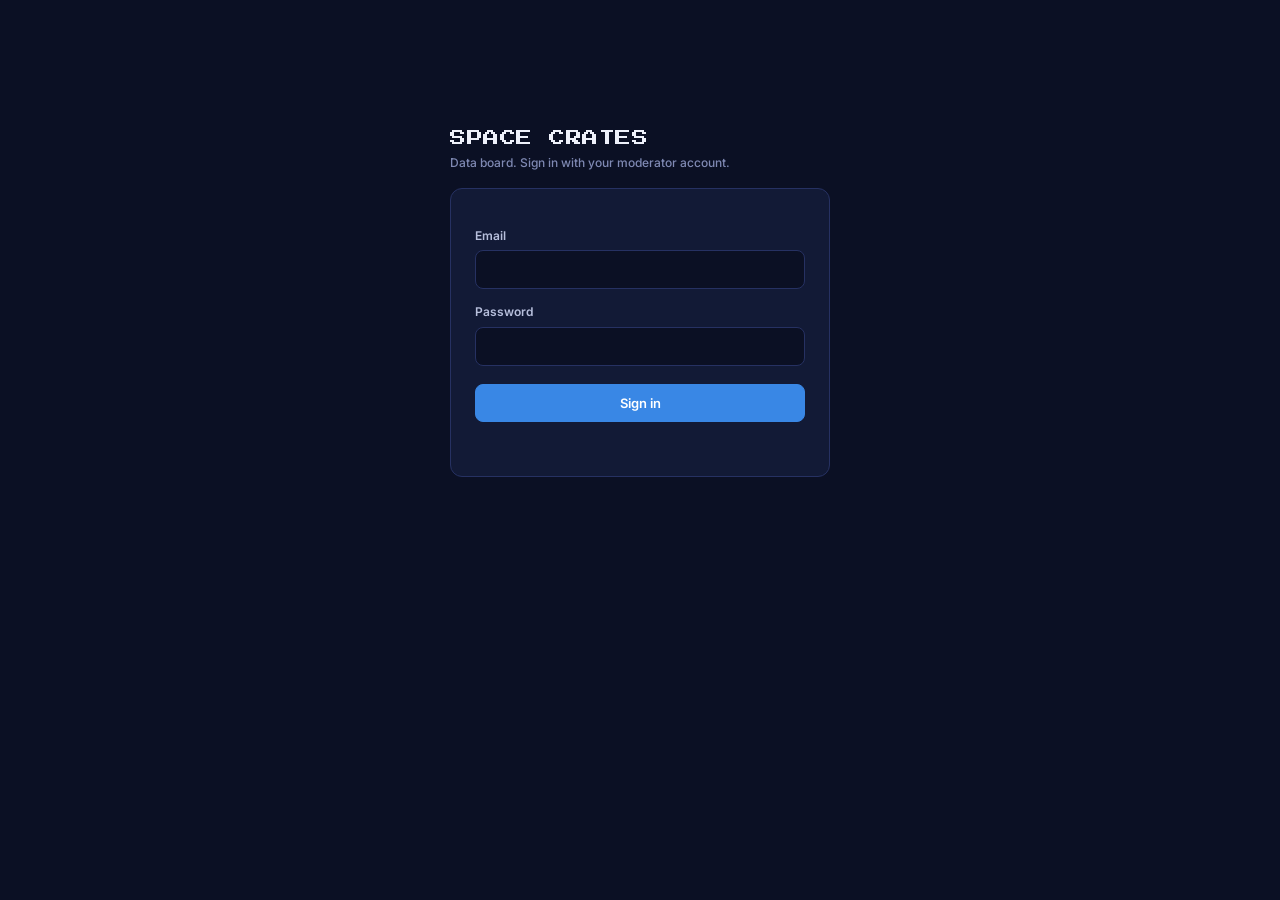
<file: board.html>
<!doctype html>
<html lang="en">
<head>
<meta charset="utf-8">
<meta name="viewport" content="width=device-width, initial-scale=1">
<meta name="robots" content="noindex, nofollow">
<title>Space Crates Data Board</title>
<link rel="preconnect" href="https://fonts.googleapis.com">
<link href="https://fonts.googleapis.com/css2?family=Press+Start+2P&family=Inter:wght@400;500;600;700&display=swap" rel="stylesheet">
<style>
:root {
  color-scheme: dark;
  --bg: #0b1024; --surface: #121a36; --surface-2: #18224a; --line: #263162; --grid: #212b56;
  --ink: #eef1fb; --ink-2: #b7bfdc; --ink-3: #7f89b3;
  --s1: #3987e5; --s2: #d95926; --s3: #199e70; --s4: #c98500;
  --seq-0: #184f95; --seq-1: #1c5cab; --seq-2: #2a78d6; --seq-3: #5598e7; --seq-4: #86b6ef;
  --good: #2fbf71; --bad: #e66767; --gold: #fca311;
}
* { box-sizing: border-box; }
html, body { margin: 0; background: var(--bg); color: var(--ink); font: 14px/1.45 Inter, system-ui, sans-serif; }
body { min-height: 100vh; }
.wrap { max-width: 1240px; margin: 0 auto; padding: 20px 16px 60px; }
header { display: flex; flex-wrap: wrap; align-items: center; gap: 12px 20px; margin-bottom: 18px; }
h1 { font: 16px/1.3 'Press Start 2P', monospace; margin: 0; letter-spacing: .5px; }
h1 small { display: block; font: 500 12px Inter, sans-serif; color: var(--ink-3); margin-top: 6px; letter-spacing: 0; }
.ctrls { margin-left: auto; display: flex; flex-wrap: wrap; gap: 8px; align-items: center; }
.seg { display: inline-flex; background: var(--surface); border: 1px solid var(--line); border-radius: 8px; overflow: hidden; }
.seg button { background: none; border: 0; color: var(--ink-2); padding: 7px 12px; font: 600 13px Inter; cursor: pointer; }
.seg button.on { background: var(--surface-2); color: var(--ink); }
.btn { background: var(--surface); color: var(--ink-2); border: 1px solid var(--line); border-radius: 8px; padding: 7px 12px; font: 600 13px Inter; cursor: pointer; }
.btn:hover, .seg button:hover { color: var(--ink); }
.btn.primary { background: var(--s1); border-color: var(--s1); color: #fff; }
.upd { color: var(--ink-3); font-size: 12px; }
.grid { display: grid; grid-template-columns: repeat(12, 1fr); gap: 14px; }
.card { background: var(--surface); border: 1px solid var(--line); border-radius: 12px; padding: 16px; min-width: 0; }
.c3 { grid-column: span 3; } .c4 { grid-column: span 4; } .c5 { grid-column: span 5; } .c6 { grid-column: span 6; } .c7 { grid-column: span 7; } .c8 { grid-column: span 8; } .c12 { grid-column: span 12; }
@media (max-width: 980px) { .c3 { grid-column: span 6; } .c4, .c5, .c6, .c7, .c8 { grid-column: span 12; } }
@media (max-width: 560px) { .c3 { grid-column: span 12; } }
.card h2 { margin: 0 0 2px; font-size: 14px; font-weight: 700; }
.card .sub { margin: 0 0 12px; color: var(--ink-3); font-size: 12px; }
.section { grid-column: span 12; margin: 14px 0 -2px; font: 11px 'Press Start 2P', monospace; color: var(--ink-3); letter-spacing: .5px; }
.tiles { display: grid; grid-template-columns: repeat(auto-fit, minmax(150px, 1fr)); gap: 14px; grid-column: span 12; }
.tile { background: var(--surface); border: 1px solid var(--line); border-radius: 12px; padding: 14px 16px; }
.tile .k { color: var(--ink-3); font-size: 12px; font-weight: 600; }
.tile .v { font-size: 28px; font-weight: 700; margin-top: 4px; font-variant-numeric: tabular-nums; }
.tile .h { color: var(--ink-3); font-size: 12px; margin-top: 2px; }
.tile.live .v::before { content: ''; display: inline-block; width: 9px; height: 9px; border-radius: 50%; background: var(--good); margin: 0 8px 4px 0; box-shadow: 0 0 0 4px #2fbf7133; }
.chart { position: relative; }
.chart svg { display: block; width: 100%; overflow: visible; }
.chart text { fill: var(--ink-3); font: 11px Inter; }
.legend { display: flex; gap: 14px; font-size: 12px; color: var(--ink-2); margin: -4px 0 8px; }
.legend i { display: inline-block; width: 10px; height: 10px; border-radius: 3px; margin-right: 6px; vertical-align: -1px; }
.tip { position: absolute; pointer-events: none; background: #050816ee; border: 1px solid var(--line); border-radius: 8px; padding: 7px 10px; font-size: 12px; color: var(--ink); white-space: nowrap; transform: translate(-50%, -110%); opacity: 0; transition: opacity .08s; z-index: 5; }
.tip b { font-weight: 700; } .tip .m { color: var(--ink-3); }
.hbar { display: grid; grid-template-columns: minmax(90px, 34%) 1fr auto; gap: 8px 10px; align-items: center; font-size: 13px; }
.hbar .l { color: var(--ink-2); overflow: hidden; text-overflow: ellipsis; white-space: nowrap; }
.hbar .t { height: 14px; background: var(--grid); border-radius: 4px; overflow: hidden; }
.hbar .f { height: 100%; background: var(--s1); border-radius: 0 4px 4px 0; }
.hbar .n { color: var(--ink); font-variant-numeric: tabular-nums; text-align: right; min-width: 52px; }
.hbar .n span { color: var(--ink-3); margin-left: 6px; }
table { width: 100%; border-collapse: collapse; font-size: 13px; font-variant-numeric: tabular-nums; }
th { text-align: right; color: var(--ink-3); font-weight: 600; font-size: 12px; padding: 6px 8px; border-bottom: 1px solid var(--line); white-space: nowrap; }
td { text-align: right; padding: 6px 8px; border-bottom: 1px solid var(--grid); color: var(--ink); white-space: nowrap; }
th:first-child, td:first-child { text-align: left; }
.scroll { overflow-x: auto; }
.heat { display: inline-block; min-width: 46px; padding: 2px 6px; border-radius: 4px; text-align: center; }
.muted { color: var(--ink-3); }
.empty { color: var(--ink-3); font-size: 13px; padding: 16px 0; text-align: center; }
.login { max-width: 380px; margin: 12vh auto 0; }
.login .card { padding: 24px; }
.login label { display: block; color: var(--ink-2); font-size: 12px; font-weight: 600; margin: 14px 0 6px; }
.login input { width: 100%; background: var(--bg); color: var(--ink); border: 1px solid var(--line); border-radius: 8px; padding: 10px 12px; font: 14px Inter; }
.login .btn { width: 100%; margin-top: 18px; padding: 10px; }
.err { color: var(--bad); font-size: 13px; margin-top: 12px; min-height: 18px; }
.pill { display: inline-block; padding: 2px 8px; border-radius: 99px; background: var(--surface-2); color: var(--ink-2); font-size: 12px; }
.split { display: flex; height: 16px; border-radius: 5px; overflow: hidden; gap: 2px; margin: 8px 0 10px; }
.note { color: var(--ink-3); font-size: 12px; margin-top: 10px; }
</style>
</head>
<body>
<div class="wrap" id="app"></div>
<div class="tip" id="tip"></div>
<script>
// ===== Space Crates data board: signs in as a moderator and reads public.admin_board() =====
const Q = new URLSearchParams(location.search);
const API = Q.get('api') || 'https://covyfmkuqynrlzsaieme.supabase.co';
const KEY = 'sb_publishable_ImfcmYTq1l8lW_Y-rnHqBA_PwwgC6JV';   // the public key the game already ships with
const SK = 'scboard.sess' + (Q.get('api') ? '.test' : '');
const S = { sess: null, days: 30, d: null, err: '', busy: false, t: null };
try { S.sess = JSON.parse(localStorage.getItem(SK) || 'null'); } catch (e) { }
try { S.days = +localStorage.getItem('scboard.days') || 30; } catch (e) { }
const $ = s => document.querySelector(s);
const esc = s => String(s ?? '').replace(/[&<>"]/g, c => ({ '&': '&amp;', '<': '&lt;', '>': '&gt;', '"': '&quot;' }[c]));
const fmt = n => n == null ? '–' : Math.round(n).toLocaleString('en-US');
const fmt1 = n => n == null ? '–' : (+n).toLocaleString('en-US', { maximumFractionDigits: 1 });
const pct = (a, b) => b ? Math.round(100 * a / b) : 0;
const money = c => '$' + (c / 100).toLocaleString('en-US', { minimumFractionDigits: 2, maximumFractionDigits: 2 });
const mins = m => m == null ? '–' : m < 60 ? fmt1(m) + ' min' : fmt1(m / 60) + ' h';
const css = v => getComputedStyle(document.documentElement).getPropertyValue(v).trim();

async function call(path, body, auth) {
  const h = { apikey: KEY, 'Content-Type': 'application/json' }; if (auth) h.Authorization = 'Bearer ' + auth;
  const r = await fetch(API + path, { method: 'POST', headers: h, body: JSON.stringify(body || {}) });
  const t = await r.text(); let j = null; try { j = t ? JSON.parse(t) : null; } catch (e) { }
  if (!r.ok) { const e = new Error((j && (j.message || j.msg || j.error_description || j.error)) || 'Server error ' + r.status); e.status = r.status; throw e; }
  return j;
}
function saveSess(j) { S.sess = j ? { at: j.access_token, rt: j.refresh_token, exp: Date.now() + (j.expires_in || 3600) * 1000 } : null; try { localStorage.setItem(SK, JSON.stringify(S.sess)); } catch (e) { } }
async function token() {
  if (!S.sess) throw new Error('signin');
  if (Date.now() > S.sess.exp - 60000) { try { saveSess(await call('/auth/v1/token?grant_type=refresh_token', { refresh_token: S.sess.rt })); } catch (e) { saveSess(null); throw new Error('signin'); } }
  return S.sess.at;
}
async function load() {
  if (S.busy) return; S.busy = true;
  try { S.d = await call('/rest/v1/rpc/admin_board', { p_days: S.days }, await token()); S.err = ''; S.t = new Date(); render(); }
  catch (e) {
    if (e.message === 'signin' || e.status === 401) { saveSess(null); renderLogin(); }
    else { S.err = /MODERATORS ONLY/.test(e.message) ? 'This account is not a moderator. Add it to the admins table in Supabase.' : e.message; S.d ? render() : renderLogin(S.err); }
  } finally { S.busy = false; }
}

// ---------- sign in ----------
function renderLogin(msg) {
  $('#app').innerHTML = `<div class="login"><h1>SPACE CRATES<small>Data board. Sign in with your moderator account.</small></h1>
    <form class="card" id="lf" style="margin-top:18px"><label for="em">Email</label><input id="em" type="email" autocomplete="username" required>
    <label for="pw">Password</label><input id="pw" type="password" autocomplete="current-password" required>
    <button class="btn primary" type="submit">Sign in</button><div class="err" id="le">${esc(msg || '')}</div></form></div>`;
  $('#lf').onsubmit = async ev => {
    ev.preventDefault(); $('#le').textContent = 'Signing in…';
    try { saveSess(await call('/auth/v1/token?grant_type=password', { email: $('#em').value.trim().toLowerCase(), password: $('#pw').value })); $('#le').textContent = 'Loading…'; await load(); }
    catch (e) { $('#le').textContent = e.message === 'signin' ? 'Sign in failed' : e.message; }
  };
}

// ---------- tooltips ----------
const tip = $('#tip');
function showTip(ev, html) { tip.innerHTML = html; tip.style.opacity = 1; tip.style.left = ev.pageX + 'px'; tip.style.top = (ev.pageY - 8) + 'px'; }
function hideTip() { tip.style.opacity = 0; }
document.addEventListener('pointermove', ev => { const t = ev.target.closest('[data-tip]'); if (t) showTip(ev, t.getAttribute('data-tip')); else hideTip(); });

// ---------- charts (plain SVG) ----------
const shortDay = s => { const d = new Date(s + 'T12:00:00'); return d.toLocaleDateString('en-US', { month: 'short', day: 'numeric' }); };
// axis top + gridline count with whole-number steps (1, 2, 5 x 10^k) so labels never read 12.5
function axis(v) { let best = null; for (const n of [4, 5]) { const raw = Math.max(1, v) / n, p = Math.pow(10, Math.floor(Math.log10(raw))); for (const m of [1, 2, 5, 10]) { const st = Math.max(1, m * p); if (st * n >= v) { if (!best || st * n < best.max) best = { max: st * n, n }; break; } } } return best; }
// columns over categories; series = [{name, color, values}], stacked never, grouped when 2
function columns(labels, series, o = {}) {
  const Wd = 640, Ht = o.h || 200, L = 34, B = 22, T = 8, ax = axis(Math.max(1, ...series.flatMap(s => s.values))), max = ax.max;
  const n = labels.length, cw = (Wd - L) / n, gap = Math.max(2, Math.min(8, cw * 0.25)), bw = (cw - gap) / series.length;
  let g = '';
  for (let i = 0; i <= ax.n; i++) { const v = max * i / ax.n, y = T + (Ht - T - B) * (1 - i / ax.n); g += `<line x1="${L}" x2="${Wd}" y1="${y}" y2="${y}" stroke="${css('--grid')}" stroke-width="1"/><text x="${L - 6}" y="${y + 4}" text-anchor="end">${fmt(v)}</text>`; }
  const every = Math.ceil(n / (o.ticks || 10));
  labels.forEach((lb, i) => {
    const x0 = L + i * cw + gap / 2;
    series.forEach((s, k) => { const v = s.values[i] || 0, h = (Ht - T - B) * v / max, x = x0 + k * bw, y = Ht - B - h;
      if (h > 0) g += `<path d="M${x},${Ht - B} V${y + Math.min(4, h)} q0,-${Math.min(4, h)} ${Math.min(4, bw / 2)},-${Math.min(4, h)} H${x + bw - 1 - Math.min(4, bw / 2)} q${Math.min(4, bw / 2)},0 ${Math.min(4, bw / 2)},${Math.min(4, h)} V${Ht - B} Z" fill="${s.color}"/>`; });
    const tipH = `<b>${esc(o.tipLabel ? o.tipLabel(lb) : lb)}</b><br>` + series.map(s => `<span class="m">${esc(s.name)}:</span> ${o.fmtV ? o.fmtV(s.values[i] || 0) : fmt(s.values[i] || 0)}`).join('<br>');
    g += `<rect x="${L + i * cw}" y="${T}" width="${cw}" height="${Ht - T - B}" fill="transparent" data-tip="${esc(tipH)}"/>`;
    if (i % every === 0) g += `<text x="${L + i * cw + cw / 2}" y="${Ht - 6}" text-anchor="middle">${esc(o.xLabel ? o.xLabel(lb) : lb)}</text>`;
  });
  g += `<line x1="${L}" x2="${Wd}" y1="${Ht - B}" y2="${Ht - B}" stroke="${css('--line')}"/>`;
  return `<div class="chart"><svg viewBox="0 0 ${Wd} ${Ht}" role="img" aria-label="${esc(o.aria || '')}">${g}</svg></div>`;
}
// lines over days, with a hover column per day
function lines(labels, series, o = {}) {
  const Wd = 640, Ht = o.h || 220, L = 34, B = 22, T = 10, ax = axis(Math.max(1, ...series.flatMap(s => s.values))), max = ax.max;
  const n = labels.length, X = i => L + (n === 1 ? (Wd - L) / 2 : i * (Wd - L - 6) / (n - 1)), Y = v => T + (Ht - T - B) * (1 - v / max);
  let g = '';
  for (let i = 0; i <= ax.n; i++) { const v = max * i / ax.n, y = Y(v); g += `<line x1="${L}" x2="${Wd}" y1="${y}" y2="${y}" stroke="${css('--grid')}"/><text x="${L - 6}" y="${y + 4}" text-anchor="end">${fmt(v)}</text>`; }
  for (const s of series) {
    g += `<polyline fill="none" stroke="${s.color}" stroke-width="2" stroke-linejoin="round" stroke-linecap="round" points="${s.values.map((v, i) => X(i) + ',' + Y(v || 0)).join(' ')}"/>`;
    const li = n - 1; g += `<circle cx="${X(li)}" cy="${Y(s.values[li] || 0)}" r="4" fill="${s.color}" stroke="${css('--surface')}" stroke-width="2"/>`;
  }
  const every = Math.ceil(n / 8), cw = (Wd - L) / Math.max(1, n);
  labels.forEach((lb, i) => {
    if ((i % every === 0 && n - 1 - i >= every * 0.6) || i === n - 1) g += `<text x="${X(i)}" y="${Ht - 6}" text-anchor="${i === n - 1 ? 'end' : 'middle'}">${esc(shortDay(lb))}</text>`;
    const th = `<b>${esc(shortDay(lb))}</b><br>` + series.map(s => `<span class="m">${esc(s.name)}:</span> ${fmt(s.values[i] || 0)}`).join('<br>');
    g += `<rect x="${X(i) - cw / 2}" y="${T}" width="${cw}" height="${Ht - T - B}" fill="transparent" data-tip="${esc(th)}"/>`;
  });
  g += `<line x1="${L}" x2="${Wd}" y1="${Ht - B}" y2="${Ht - B}" stroke="${css('--line')}"/>`;
  return `<div class="chart"><svg viewBox="0 0 ${Wd} ${Ht}" role="img" aria-label="${esc(o.aria || '')}">${g}</svg></div>`;
}
function legend(series) { return `<div class="legend">${series.map(s => `<span><i style="background:${s.color}"></i>${esc(s.name)}</span>`).join('')}</div>`; }
function hbars(rows, o = {}) {
  if (!rows.length) return `<div class="empty">No data yet</div>`;
  const max = Math.max(1, ...rows.map(r => r.v)), tot = o.total ?? rows.reduce((a, r) => a + r.v, 0);
  return `<div class="hbar">${rows.map(r => `<div class="l" title="${esc(r.l)}">${esc(r.l)}</div><div class="t" data-tip="${esc(`<b>${esc(r.l)}</b><br>${o.fmtV ? o.fmtV(r.v) : fmt(r.v)}${o.pct !== false && tot ? ` <span class=m>(${pct(r.v, tot)}%)</span>` : ''}`)}"><div class="f" style="width:${Math.max(r.v ? 1.5 : 0, 100 * r.v / max)}%;${r.c ? 'background:' + r.c : ''}"></div></div><div class="n">${o.fmtV ? o.fmtV(r.v) : fmt(r.v)}${o.pct !== false && tot ? `<span>${pct(r.v, tot)}%</span>` : ''}</div>`).join('')}</div>`;
}
const heatCol = v => v == null ? 'transparent' : v >= 40 ? css('--seq-4') : v >= 25 ? css('--seq-3') : v >= 15 ? css('--seq-2') : v >= 5 ? css('--seq-1') : css('--seq-0');
const heatInk = v => v != null && v >= 25 ? '#0b1024' : css('--ink');

// ---------- the board ----------
const SCENES = { planet: 'On a planet', hub: 'Space station', open: 'Opening crates', crates: 'Crate bay', map: 'Star map', arena: 'Arena / 1v1', range: 'Test range', results: 'Haul results', warp: 'Warping', title: 'Title screen' };
const CRATES = { weapon: 'Weapon', armor: 'Armor', ship: 'Ship parts', mining: 'Mining tools', skin: 'Skins', cosmetic: 'Cosmetics', backdrop: 'Backdrops', gadget: 'Gadgets', pet: 'Pets', galaxy: 'Galaxy', haul: 'Free from hauls' };
const crateName = k => CRATES[k] || (k.startsWith('class:') ? k.slice(6).replace(/^./, c => c.toUpperCase()) + ' crate' : k.startsWith('finisher:') ? 'Finisher crate' : k.startsWith('boss:') ? 'Boss reward crates' : k.startsWith('salvage:') ? 'Salvage crates' : k);
const PLANETS = ['DUSTMOOR', 'VERDANCE', 'GLACIS', 'PYRRHOS', 'SALTMERE', 'NIMBUS', 'OSSUARY', 'UMBRA', 'CORALIS', 'GRAVOS', 'FUNGARA', 'FERROX', 'AURORAE', 'MIRAGE', 'VOLTARA', 'CRYSTALLOS', 'ABYSSIA', 'CINDERFALL', 'CHRONOS', 'XENITH'];
const pName = p => (PLANETS[p - 1] || 'PLANET ' + p);
const tileH = (k, v, h, cls = '') => `<div class="tile ${cls}"><div class="k">${k}</div><div class="v">${v}</div><div class="h">${h || '&nbsp;'}</div></div>`;

function render() {
  const d = S.d, T = d.totals, days = d.days || [], lab = days.map(x => x.day), per = `last ${d.days_n} days`;
  const L = d.lengths || {}, F = d.funnel || {}, M = d.modes || {}, D = d.devices || {}, ST = d.store || {}, HL = d.health || {};
  const scenes = Object.entries(d.scenes || {}).map(([k, v]) => ({ l: SCENES[k] || k, v })).sort((a, b) => b.v - a.v);
  const crates = Object.values(Object.entries(d.crates || {}).reduce((m, [k, v]) => { const l = crateName(k); (m[l] = m[l] || { l, v: 0 }).v += v; return m; }, {})).sort((a, b) => b.v - a.v).slice(0, 10);
  const reach = Object.entries(d.reach || {}).map(([k, v]) => [+k, v]).filter(x => x[0] > 0).sort((a, b) => a[0] - b[0]);
  const planets = d.planets || [];
  const s1 = css('--s1'), s2 = css('--s2'), s3 = css('--s3');
  const actS = [{ name: 'Active players', color: s1, values: days.map(x => x.active) }, { name: 'New players', color: s2, values: days.map(x => x.new) }];
  const hrs = d.hours || []; const hrLab = hrs.map((_, i) => i);
  const lenRows = [['Under 2 min', L.u2], ['2–5 min', L.m2_5], ['5–15 min', L.m5_15], ['15–30 min', L.m15_30], ['30–60 min', L.m30_60], ['Over 1 hour', L.m60]];
  const fun = [['Opened the game', F.opened], ['Clicked start', F.start], ['Opened a crate', F.crate], ['Equipped an item', F.equip], ['Finished a landing', F.land], ['Beat a boss', F.boss], ['Made an account', F.signup]];
  const touch = D.touch || 0, desk = D.desktop || 0;
  $('#app').innerHTML = `
  <header>
    <h1>SPACE CRATES<small>Data board · ${esc(per)} · times in Detroit time</small></h1>
    <div class="ctrls">
      <div class="seg" role="group" aria-label="Time range">${[7, 14, 30, 90].map(n => `<button data-days="${n}" class="${n === S.days ? 'on' : ''}">${n}d</button>`).join('')}</div>
      <button class="btn" id="rf">Refresh</button><button class="btn" id="so">Sign out</button>
      <span class="upd">${S.err ? `<span style="color:var(--bad)">${esc(S.err)}</span>` : 'Updated ' + S.t.toLocaleTimeString('en-US', { hour: 'numeric', minute: '2-digit' }) + ' · refreshes every minute'}</span>
    </div>
  </header>
  <div class="grid">
    <div class="tiles">
      ${tileH('Playing right now', fmt(T.online), 'active in the last 5 min', 'live')}
      ${tileH('Players today', fmt(T.dau), `${fmt(T.wau)} this week · ${fmt(T.mau)} this month`)}
      ${tileH('New players', fmt(T.new_period), `${fmt(T.new_today)} today`)}
      ${tileH('All-time players', fmt(T.players), `${fmt(T.accounts)} with an account`)}
      ${tileH('Avg session', mins(T.avg_mins), `median ${mins(T.med_mins)}`)}
      ${tileH('Total play time', fmt1(T.play_hours) + ' h', `${fmt(T.sessions)} sessions`)}
      ${tileH('Revenue', money(ST.cents || 0), `${money(ST.cents_all || 0)} all-time · ${fmt(ST.buyers)} buyers`)}
    </div>

    <div class="section">WHO PLAYS</div>
    <div class="card c8"><h2>Players per day</h2><p class="sub">Everyone who played that day, and how many of them were brand new</p>${legend(actS)}${lines(lab, actS, { aria: 'Active and new players per day' })}</div>
    <div class="card c4"><h2>Coming back</h2><p class="sub">Of the players who started on a day, % who played again 1, 3 and 7 days later</p>
      <div class="scroll" style="max-height:236px;overflow-y:auto"><table><thead><tr><th>Started</th><th>New</th><th>Day 1</th><th>Day 3</th><th>Day 7</th></tr></thead><tbody>
      ${(d.cohorts || []).filter(c => c.size > 0).map(c => `<tr><td>${esc(shortDay(c.day))}</td><td>${fmt(c.size)}</td>${['d1', 'd3', 'd7'].map(k => `<td>${c[k] == null ? '<span class="muted">soon</span>' : `<span class="heat" style="background:${heatCol(c[k])};color:${heatInk(c[k])}">${c[k]}%</span>`}</td>`).join('')}</tr>`).join('') || `<tr><td colspan="5" class="empty">No new players in the last 3 weeks</td></tr>`}
      </tbody></table></div></div>

    <div class="section">HOW LONG THEY PLAY</div>
    <div class="card c6"><h2>Play time per day</h2><p class="sub">Minutes on screen, all players added up</p>${columns(lab, [{ name: 'Minutes played', color: s1, values: days.map(x => x.minutes) }], { xLabel: shortDay, tipLabel: shortDay, ticks: 8, aria: 'Minutes played per day' })}</div>
    <div class="card c6"><h2>Session length</h2><p class="sub">How long one sitting lasts (${fmt(T.sessions)} sessions)</p>${hbars(lenRows.map(([l, v]) => ({ l, v: v || 0 })))}
      <p class="note">Counts only time with the game on screen, not time in another tab.</p></div>
    <div class="card c6"><h2>When people play</h2><p class="sub">Activity by hour of day, Detroit time</p>${columns(hrLab, [{ name: 'Activity', color: s1, values: hrs }], { xLabel: h => h % 3 ? '' : (h % 12 || 12) + (h < 12 ? 'a' : 'p'), tipLabel: h => (h % 12 || 12) + ':00 ' + (h < 12 ? 'AM' : 'PM'), ticks: 24, aria: 'Activity by hour' })}</div>
    <div class="card c6"><h2>Top players</h2><p class="sub">Most time played, ${esc(per)}</p>
      <div class="scroll"><table><thead><tr><th>Player</th><th>Time</th><th>Sessions</th><th>Last seen</th></tr></thead><tbody>
      ${(d.top || []).map(p => `<tr><td>${esc(p.who)}</td><td>${mins(p.mins)}</td><td>${fmt(p.sessions)}</td><td class="muted">${esc(new Date(p.last_at).toLocaleDateString('en-US', { month: 'short', day: 'numeric' }))}</td></tr>`).join('') || `<tr><td colspan="4" class="empty">No sessions yet</td></tr>`}
      </tbody></table></div></div>

    <div class="section">WHAT THEY DO</div>
    <div class="card c6"><h2>Where the time goes</h2><p class="sub">Share of play time on each screen</p>${hbars(scenes, { fmtV: mins })}</div>
    <div class="card c6"><h2>New player path</h2><p class="sub">Of ${fmt(F.opened)} new players, how many reached each step</p>${hbars(fun.map(([l, v], i) => ({ l, v: v || 0, c: i === 0 ? css('--seq-2') : s1 })), { total: F.opened || 0 })}</div>
    <div class="card c12"><h2>Planets</h2><p class="sub">Every finished landing, ${esc(per)}</p>
      <div class="scroll"><table><thead><tr><th>Planet</th><th>Landings</th><th>Players</th><th>Died</th><th>Avg ore</th><th>Avg kills</th><th>Avg time</th><th>Players stuck here</th></tr></thead><tbody>
      ${planets.map(p => `<tr><td>${p.p}. ${esc(pName(p.p))}</td><td>${fmt(p.landings)}</td><td>${fmt(p.players)}</td><td><span style="color:${p.died >= 50 ? css('--bad') : 'inherit'}">${p.died}%</span></td><td>${fmt(p.ore)}</td><td>${fmt(p.kills)}</td><td>${p.secs ? Math.floor(p.secs / 60) + ':' + String(p.secs % 60).padStart(2, '0') : '–'}</td><td>${fmt((d.reach || {})[p.p] || 0)}</td></tr>`).join('') || `<tr><td colspan="8" class="empty">No landings yet</td></tr>`}
      </tbody></table></div><p class="note">"Players stuck here" is how many players have this as their furthest planet, all-time.</p></div>
    <div class="card c6"><h2>Furthest planet reached</h2><p class="sub">All-time, one count per player</p>${reach.length ? columns(reach.map(r => r[0]), [{ name: 'Players', color: s1, values: reach.map(r => r[1]) }], { tipLabel: p => p + '. ' + pName(p), ticks: 20, aria: 'Furthest planet reached' }) : '<div class="empty">No data yet</div>'}</div>
    <div class="card c6"><h2>Crates opened</h2><p class="sub">${fmt(T.crates)} crates, ${esc(per)}</p>${hbars(crates)}</div>
    <div class="card c6"><h2>Other modes</h2><p class="sub">${esc(per)}</p>${hbars([
      { l: '1v1 duels played', v: M.duels || 0 }, { l: '  vs AI pilots', v: M.duel_ai || 0 }, { l: 'Arena servers joined', v: M.arena || 0 }, { l: 'Co-op landings', v: M.coop || 0 },
      { l: 'Bosses beaten', v: M.bosses || 0 }, { l: 'Daily rewards claimed', v: M.dailies || 0 }, { l: 'Pass missions done', v: M.missions || 0 }], { pct: false })}
      <p class="note">Duel win rate: ${M.duel_win ?? 0}% · Landings: ${fmt(T.landings)}</p></div>
    <div class="card c6"><h2>Devices and where players come from</h2><p class="sub">${esc(per)}</p>
      <div class="legend"><span><i style="background:${s1}"></i>Computer ${pct(desk, desk + touch)}%</span><span><i style="background:${s3}"></i>Phone / tablet ${pct(touch, desk + touch)}%</span></div>
      <div class="split">${desk ? `<div style="flex:${desk};background:${s1}" data-tip="<b>Computer</b><br>${fmt(desk)} players"></div>` : ''}${touch ? `<div style="flex:${touch};background:${s3}" data-tip="<b>Phone / tablet</b><br>${fmt(touch)} players"></div>` : ''}${!desk && !touch ? `<div style="flex:1;background:var(--grid)"></div>` : ''}</div>
      ${hbars((D.refs || []).map(r => ({ l: r.ref === 'direct' ? 'Typed the link / bookmark' : r.ref, v: r.n })))}</div>

    <div class="section">MONEY AND HEALTH</div>
    <div class="card c6"><h2>Store</h2><p class="sub">Clicks on buy buttons vs real purchases, ${esc(per)}</p>
      ${hbars(Object.entries(ST.clicks || {}).map(([k, v]) => ({ l: k, v })).sort((a, b) => b.v - a.v), { pct: false })}
      <p class="note">Purchases: ${Object.entries(ST.by || {}).map(([k, v]) => `${esc(k)} ×${v}`).join(', ') || 'none yet'} · ${money(ST.cents || 0)}</p></div>
    <div class="card c6"><h2>Bugs and crashes</h2><p class="sub">${esc(per)}</p>
      ${hbars([{ l: 'Open bug reports', v: HL.bugs_open || 0, c: (HL.bugs_open ? css('--bad') : '') }, { l: 'Crash events', v: HL.crashes || 0, c: (HL.crashes ? css('--bad') : '') }], { pct: false })}
      <p class="note">${HL.top_crash ? '' : 'No crashes logged. '}Read and close bug reports in the game: Social → STATS tab.</p></div>
    ${(HL.list || []).length ? `<div class="card c12"><h2>Crashes</h2><p class="sub">Each different error, most common first. Copy one and send it to Claude to get it fixed.</p>
      ${HL.list.map(c => `<details style="border-top:1px solid var(--grid);padding:8px 0"><summary style="cursor:pointer;color:var(--ink)"><b>${fmt(c.n)}×</b> <code>${esc(c.message)}</code> <span class="muted">· ${fmt(c.players)} player${c.players === 1 ? '' : 's'} · screen: ${esc(SCENES[c.scene] || c.scene || '?')} · version ${esc(c.ver || '?')} · last ${esc(new Date(c.last_at).toLocaleString('en-US', { month: 'short', day: 'numeric', hour: 'numeric', minute: '2-digit' }))}</span></summary>
        <pre style="white-space:pre-wrap;word-break:break-all;font-size:11px;color:var(--ink-2);background:var(--bg);border-radius:8px;padding:10px;margin:8px 0 0">${esc(c.message + '\n' + (c.stack || 'no stack'))}</pre></details>`).join('')}</div>` : ''}
  </div>`;
  document.querySelectorAll('[data-days]').forEach(b => b.onclick = () => { S.days = +b.dataset.days; try { localStorage.setItem('scboard.days', S.days); } catch (e) { } load(); });
  $('#rf').onclick = () => load();
  $('#so').onclick = () => { saveSess(null); S.d = null; renderLogin(); };
}

if (S.sess) { $('#app').innerHTML = '<div class="empty" style="margin-top:20vh">Loading the board…</div>'; load(); } else renderLogin();
setInterval(() => { if (S.d && !document.hidden) load(); }, 60000);
</script>
</body>
</html>
</file>
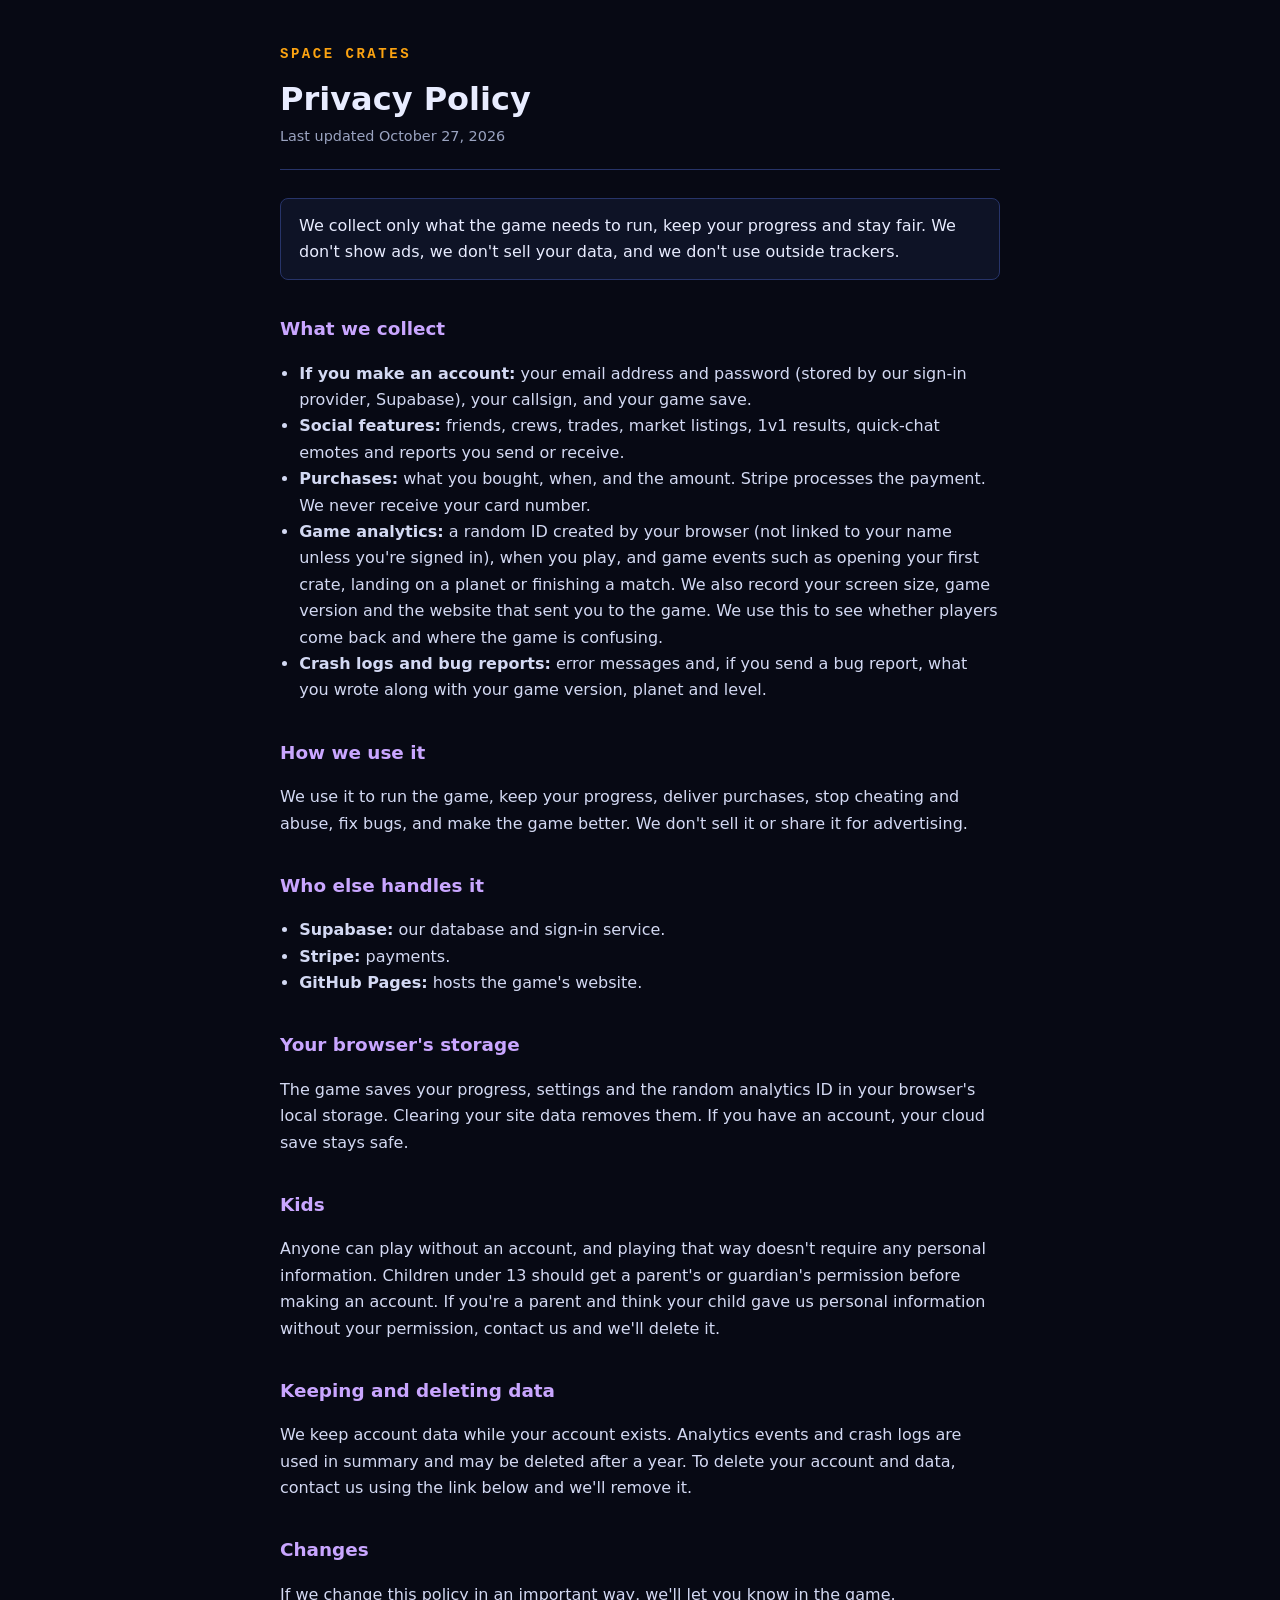
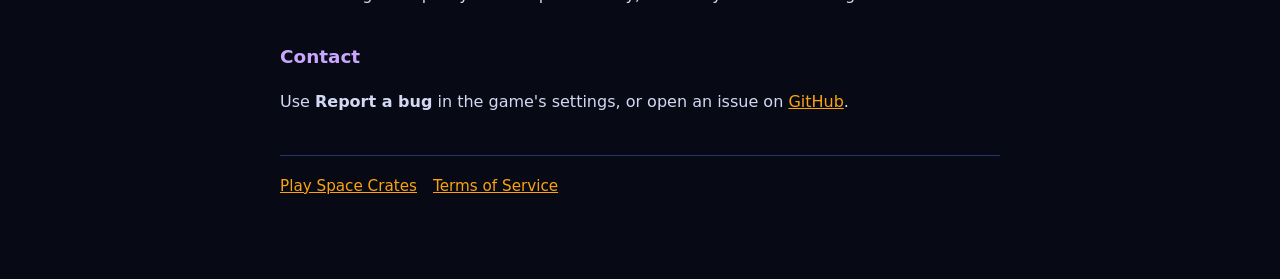
<file: privacy.html>
<!doctype html>
<html lang="en">
<head>
<meta charset="utf-8">
<meta name="viewport" content="width=device-width, initial-scale=1, viewport-fit=cover">
<title>Space Crates Privacy</title>
<link rel="stylesheet" href="legal.css">
</head>
<body>
<main>
<header>
  <a class="brand" href="./">SPACE CRATES</a>
  <h1>Privacy Policy</h1>
  <p class="meta">Last updated October 27, 2026</p>
</header>

<div class="box">We collect only what the game needs to run, keep your progress and stay fair. We don't show ads, we don't sell your data, and we don't use outside trackers.</div>

<h2>What we collect</h2>
<ul>
  <li><strong>If you make an account:</strong> your email address and password (stored by our sign-in provider, Supabase), your callsign, and your game save.</li>
  <li><strong>Social features:</strong> friends, crews, trades, market listings, 1v1 results, quick-chat emotes and reports you send or receive.</li>
  <li><strong>Purchases:</strong> what you bought, when, and the amount. Stripe processes the payment. We never receive your card number.</li>
  <li><strong>Game analytics:</strong> a random ID created by your browser (not linked to your name unless you're signed in), when you play, and game events such as opening your first crate, landing on a planet or finishing a match. We also record your screen size, game version and the website that sent you to the game. We use this to see whether players come back and where the game is confusing.</li>
  <li><strong>Crash logs and bug reports:</strong> error messages and, if you send a bug report, what you wrote along with your game version, planet and level.</li>
</ul>

<h2>How we use it</h2>
<p>We use it to run the game, keep your progress, deliver purchases, stop cheating and abuse, fix bugs, and make the game better. We don't sell it or share it for advertising.</p>

<h2>Who else handles it</h2>
<ul>
  <li><strong>Supabase:</strong> our database and sign-in service.</li>
  <li><strong>Stripe:</strong> payments.</li>
  <li><strong>GitHub Pages:</strong> hosts the game's website.</li>
</ul>

<h2>Your browser's storage</h2>
<p>The game saves your progress, settings and the random analytics ID in your browser's local storage. Clearing your site data removes them. If you have an account, your cloud save stays safe.</p>

<h2>Kids</h2>
<p>Anyone can play without an account, and playing that way doesn't require any personal information. Children under 13 should get a parent's or guardian's permission before making an account. If you're a parent and think your child gave us personal information without your permission, contact us and we'll delete it.</p>

<h2>Keeping and deleting data</h2>
<p>We keep account data while your account exists. Analytics events and crash logs are used in summary and may be deleted after a year. To delete your account and data, contact us using the link below and we'll remove it.</p>

<h2>Changes</h2>
<p>If we change this policy in an important way, we'll let you know in the game.</p>

<h2>Contact</h2>
<p>Use <strong>Report a bug</strong> in the game's settings, or open an issue on <a href="https://github.com/whomason/space-case/issues">GitHub</a>.</p>

<nav><a href="./">Play Space Crates</a><a href="terms.html">Terms of Service</a></nav>
</main>
</body>
</html>
</file>
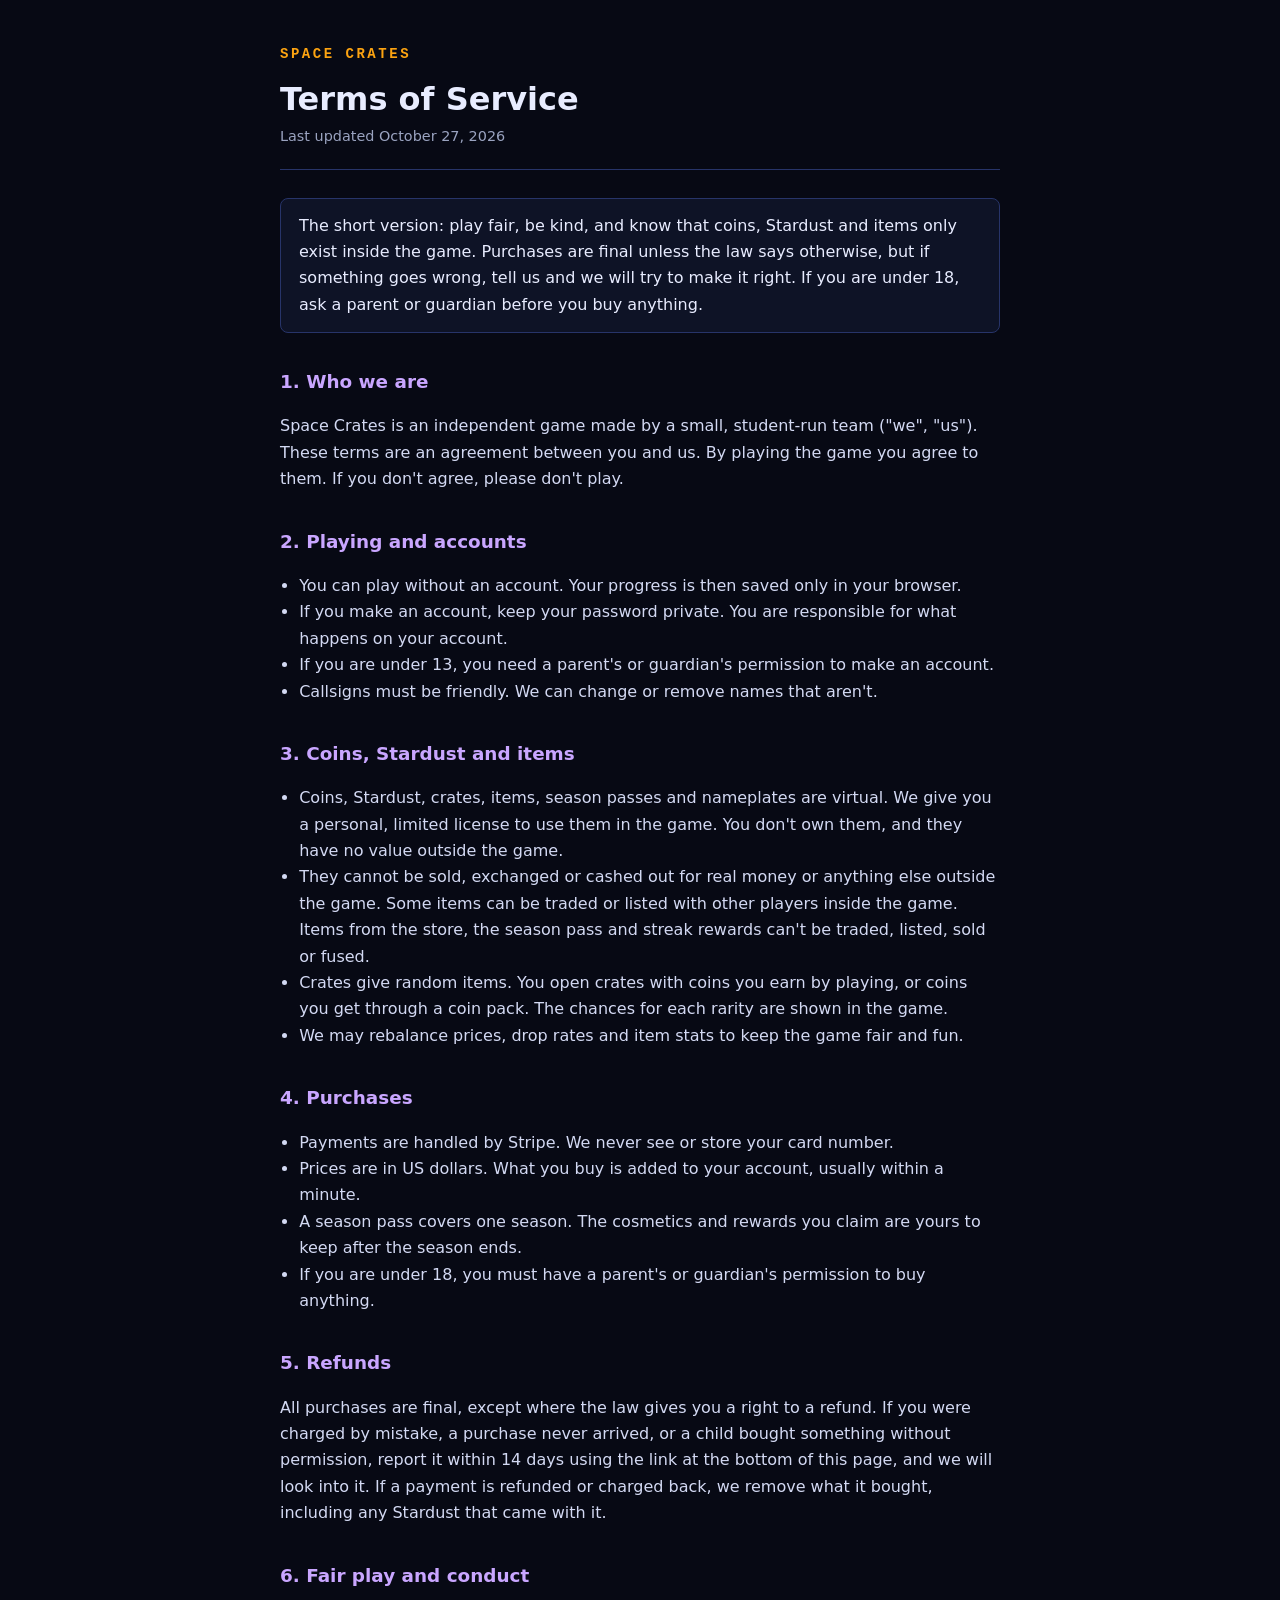
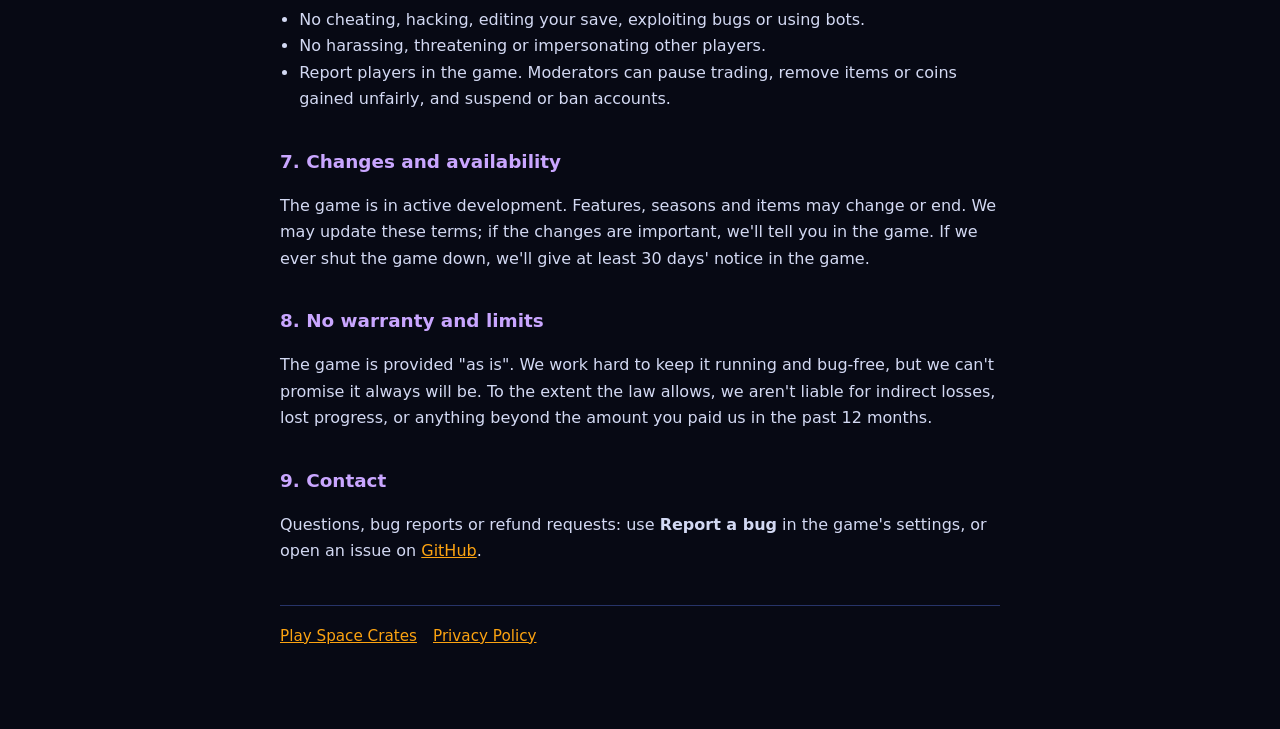
<file: terms.html>
<!doctype html>
<html lang="en">
<head>
<meta charset="utf-8">
<meta name="viewport" content="width=device-width, initial-scale=1, viewport-fit=cover">
<title>Space Crates Terms</title>
<link rel="stylesheet" href="legal.css">
</head>
<body>
<main>
<header>
  <a class="brand" href="./">SPACE CRATES</a>
  <h1>Terms of Service</h1>
  <p class="meta">Last updated October 27, 2026</p>
</header>

<div class="box">The short version: play fair, be kind, and know that coins, Stardust and items only exist inside the game. Purchases are final unless the law says otherwise, but if something goes wrong, tell us and we will try to make it right. If you are under 18, ask a parent or guardian before you buy anything.</div>

<h2>1. Who we are</h2>
<p>Space Crates is an independent game made by a small, student-run team ("we", "us"). These terms are an agreement between you and us. By playing the game you agree to them. If you don't agree, please don't play.</p>

<h2>2. Playing and accounts</h2>
<ul>
  <li>You can play without an account. Your progress is then saved only in your browser.</li>
  <li>If you make an account, keep your password private. You are responsible for what happens on your account.</li>
  <li>If you are under 13, you need a parent's or guardian's permission to make an account.</li>
  <li>Callsigns must be friendly. We can change or remove names that aren't.</li>
</ul>

<h2>3. Coins, Stardust and items</h2>
<ul>
  <li>Coins, Stardust, crates, items, season passes and nameplates are virtual. We give you a personal, limited license to use them in the game. You don't own them, and they have no value outside the game.</li>
  <li>They cannot be sold, exchanged or cashed out for real money or anything else outside the game. Some items can be traded or listed with other players inside the game. Items from the store, the season pass and streak rewards can't be traded, listed, sold or fused.</li>
  <li>Crates give random items. You open crates with coins you earn by playing, or coins you get through a coin pack. The chances for each rarity are shown in the game.</li>
  <li>We may rebalance prices, drop rates and item stats to keep the game fair and fun.</li>
</ul>

<h2>4. Purchases</h2>
<ul>
  <li>Payments are handled by Stripe. We never see or store your card number.</li>
  <li>Prices are in US dollars. What you buy is added to your account, usually within a minute.</li>
  <li>A season pass covers one season. The cosmetics and rewards you claim are yours to keep after the season ends.</li>
  <li>If you are under 18, you must have a parent's or guardian's permission to buy anything.</li>
</ul>

<h2>5. Refunds</h2>
<p>All purchases are final, except where the law gives you a right to a refund. If you were charged by mistake, a purchase never arrived, or a child bought something without permission, report it within 14 days using the link at the bottom of this page, and we will look into it. If a payment is refunded or charged back, we remove what it bought, including any Stardust that came with it.</p>

<h2>6. Fair play and conduct</h2>
<ul>
  <li>No cheating, hacking, editing your save, exploiting bugs or using bots.</li>
  <li>No harassing, threatening or impersonating other players.</li>
  <li>Report players in the game. Moderators can pause trading, remove items or coins gained unfairly, and suspend or ban accounts.</li>
</ul>

<h2>7. Changes and availability</h2>
<p>The game is in active development. Features, seasons and items may change or end. We may update these terms; if the changes are important, we'll tell you in the game. If we ever shut the game down, we'll give at least 30 days' notice in the game.</p>

<h2>8. No warranty and limits</h2>
<p>The game is provided "as is". We work hard to keep it running and bug-free, but we can't promise it always will be. To the extent the law allows, we aren't liable for indirect losses, lost progress, or anything beyond the amount you paid us in the past 12 months.</p>

<h2>9. Contact</h2>
<p>Questions, bug reports or refund requests: use <strong>Report a bug</strong> in the game's settings, or open an issue on <a href="https://github.com/whomason/space-case/issues">GitHub</a>.</p>

<nav><a href="./">Play Space Crates</a><a href="privacy.html">Privacy Policy</a></nav>
</main>
</body>
</html>
</file>
<file: legal.css>
:root { --bg: #070914; --panel: #0e1326; --ink: #e8ecff; --dim: #9aa3c0; --gold: #fca311; --line: #273469; --accent: #c9a6ff; }
* { box-sizing: border-box; }
html { background: var(--bg); }
body { margin: 0; background: var(--bg); color: var(--ink); font: 16px/1.65 system-ui, -apple-system, "Segoe UI", Roboto, sans-serif; padding-inline: max(16px, env(safe-area-inset-left, 0px)) max(16px, env(safe-area-inset-right, 0px)); }
main { max-width: 720px; margin: 0 auto; padding-block: 40px 80px; }
header { border-bottom: 1px solid var(--line); padding-bottom: 20px; margin-bottom: 28px; }
.brand { font: 700 14px/1 ui-monospace, "SFMono-Regular", Menlo, monospace; letter-spacing: .18em; color: var(--gold); text-decoration: none; }
h1 { font-size: 2rem; line-height: 1.2; margin: 14px 0 6px; text-wrap: balance; }
.meta { color: var(--dim); font-size: .9rem; margin: 0; }
h2 { font-size: 1.15rem; margin: 34px 0 8px; color: var(--accent); text-wrap: balance; }
p, li { color: #d3d9f3; }
ul { padding-left: 1.2em; }
a { color: var(--gold); }
.box { background: var(--panel); border: 1px solid var(--line); border-radius: 8px; padding: 14px 18px; margin: 18px 0; }
nav { display: flex; gap: 16px; flex-wrap: wrap; margin-top: 40px; padding-top: 18px; border-top: 1px solid var(--line); font-size: .95rem; }
</file>
